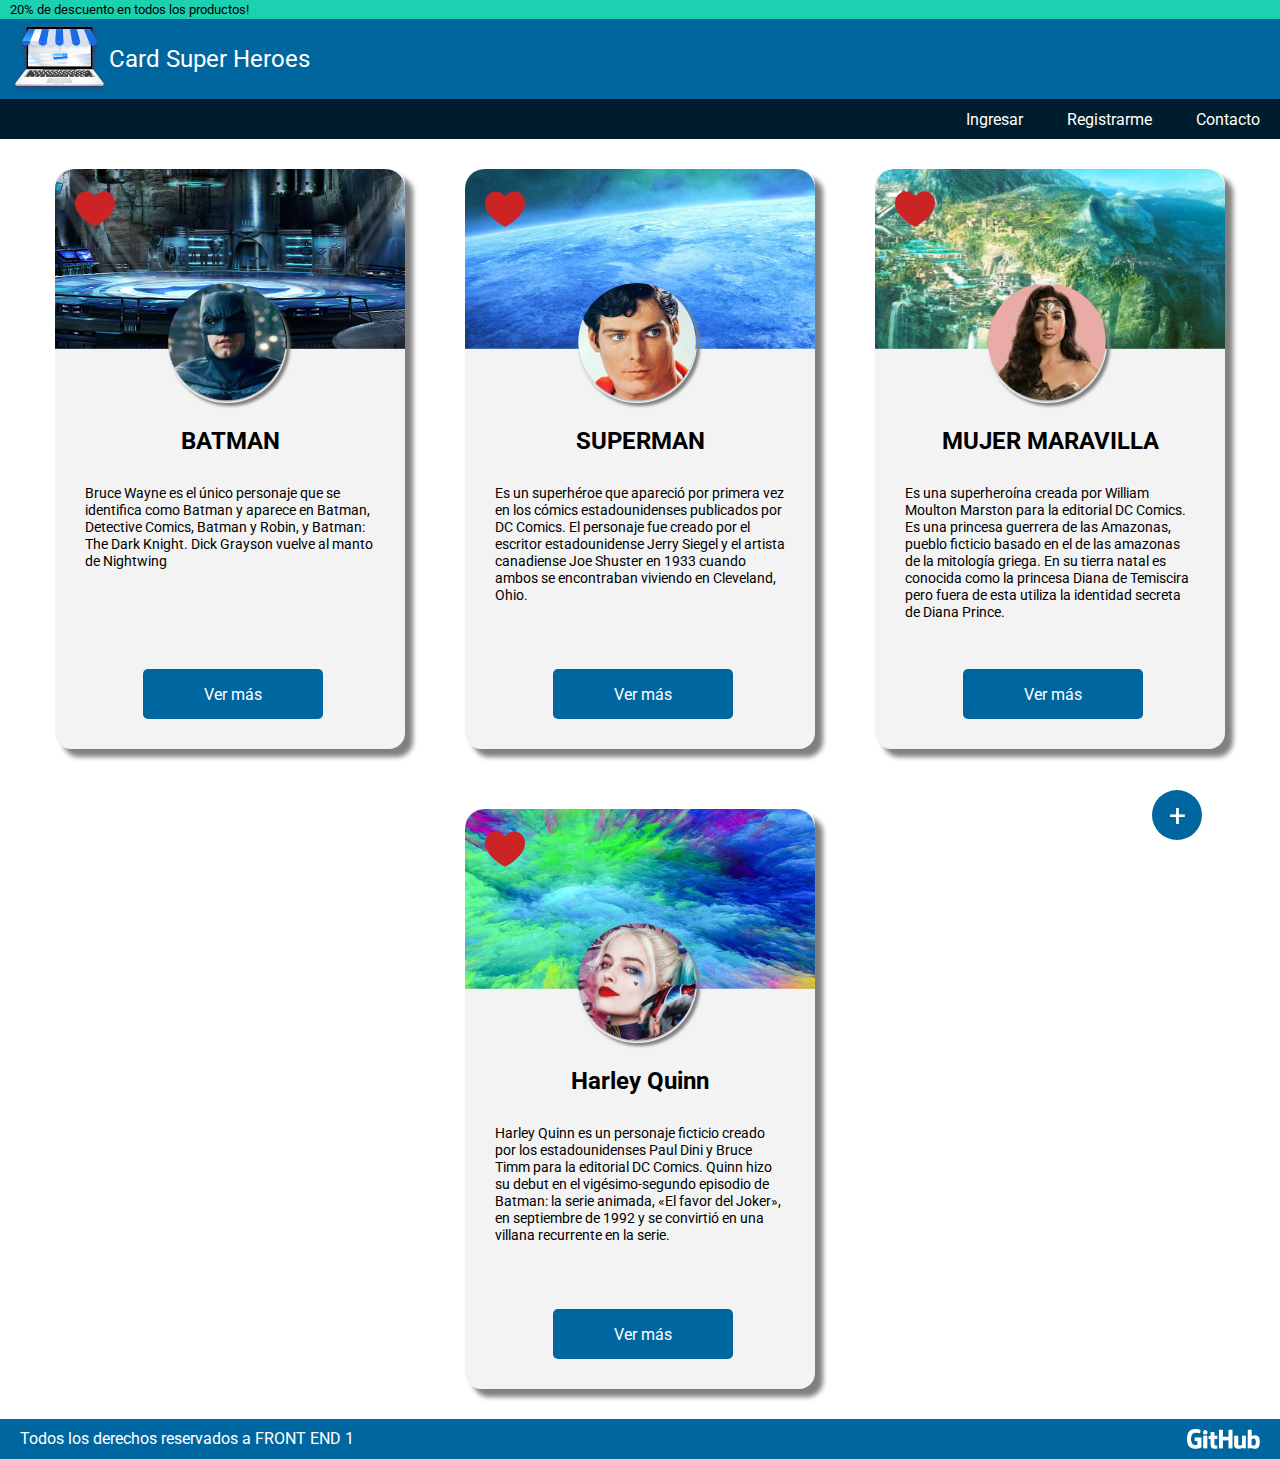
<file: index.html>
<!DOCTYPE html>
<html>
    <head>
        <meta charset="utf-8">
        <meta http-equiv="X-UA-Compatible" content="IE=edge">
        <meta name="viewport" content="width=device-width, initial-scale=1">
        <link rel="stylesheet" href="./css/style.css">
        <style>
            @import url('https://fonts.googleapis.com/css2?family=Roboto&display=swap');
        </style>
        <title>Card DC Comics</title>
    </head>
    <body>
        <header>
                <p class="superior" >20% de descuento en todos los productos!</p>
                <h1 class="Titulo titl-position">Card Super Heroes</h1>
                <nav class="bar-nav">
                    <ul type="none">
                        <li class="opciones"><a href="./login.html">Ingresar</a></li>
                        <li class="opciones"><a href="./register.html">Registrarme</a></li>
                        <li class="opciones"><a href="./contactame.html">Contacto</a></li>
                    </ul>
                </nav>
        </header>
        <button id="add" onclick="location.href='./add.html'">+</button>
        <div class="flex-contain">
                <div class="Card">
                    <img src="./img/cueva.png" class="fondo" alt="fondo">
                    <img src="./img/like.png" class="like" alt="">
                    <img src="./img/batman.png" class="foto" alt="Batman">
                    <h2 class="titl-position">BATMAN</h2>
                    <p class="text">Bruce Wayne es el único personaje que se identifica como Batman y aparece en Batman, Detective Comics, Batman y Robin, y Batman: The Dark Knight. Dick Grayson vuelve al manto de Nightwing</p>
                    <button class="informacion">Ver más</button>
                </div>
                <div class="Card">
                    <img src="./img/tierra.png" class="fondo" alt="fondo">
                    <img src="./img/like.png" class="like" alt="">
                    <img src="./img/superman.png" class="foto" alt="superman">
                    <h2 class="titl-position">SUPERMAN</h2>
                    <p class="text">Es un superhéroe que apareció por primera vez en los cómics estadounidenses publicados por DC Comics. ​
                        El personaje fue creado por el escritor estadounidense Jerry Siegel y el artista canadiense Joe Shuster en 1933 cuando ambos se encontraban viviendo en Cleveland, Ohio.</p>
                    <button class="informacion">Ver más</button>
                </div>
                <div class="Card">
                    <img src="./img/amazonas.png" class="fondo" alt="fondo">
                    <img src="./img/like.png" class="like" alt="">
                    <img src="./img/wonderwoman.png" class="foto" alt="wonderwoman">
                    <h2 class="titl-position">MUJER MARAVILLA</h2>
                    <p class="text">Es una superheroína creada por William Moulton Marston para la editorial DC Comics. Es una princesa guerrera de las Amazonas, pueblo ficticio basado en el de las amazonas de la mitología griega. En su tierra natal es conocida como la princesa Diana de Temiscira pero fuera de esta utiliza la identidad secreta de Diana Prince.</p>
                    <button class="informacion">Ver más</button>
                </div>
                <div class="Card">
                        <img src="./img/colores.png" class="fondo" alt="fondo">
                        <img src="./img/like.png" class="like" alt="like">
                        <img src="./img/queen.png" class="foto" alt="queen">
                    <h2 class="titl-position">Harley Quinn</h2>
                    <p class="text">Harley Quinn es un personaje ficticio creado por los estadounidenses Paul Dini y Bruce Timm para la editorial DC Comics. Quinn hizo su debut en el vigésimo-segundo episodio de Batman: la serie animada, «El favor del Joker», en septiembre de 1992 y se convirtió en una villana recurrente en la serie.</p>
                    <button class="informacion">Ver más</button>
                </div>
        </div>
        <footer>
            <p id="derechos">Todos los derechos reservados a FRONT END 1</p>
            <img  src="./img/github.png" class="github" alt="github">
        </footer>
    </body>
</html>
</file>
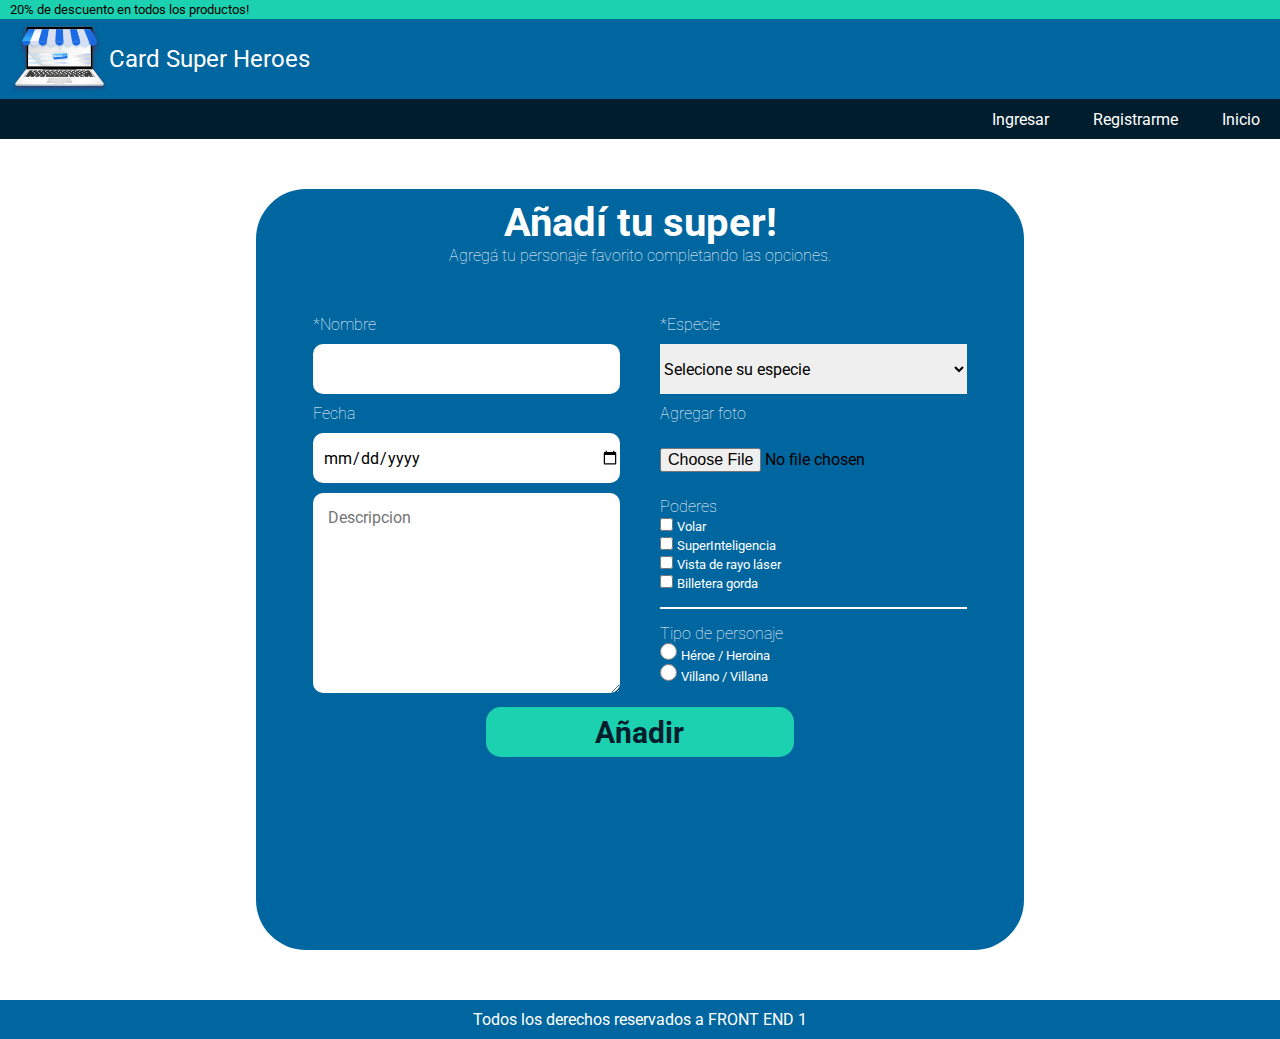
<file: add.html>
<!DOCTYPE html>
<html lang="en">
<head>
    <meta charset="UTF-8">
    <meta http-equiv="X-UA-Compatible" content="IE=edge">
    <meta name="viewport" content="width=device-width, initial-scale=1.0">
    <link rel="stylesheet" href="./css/style.css">
    <style>
        @import url('https://fonts.googleapis.com/css2?family=Roboto:wght@300&display=swap');
        @import url('https://fonts.googleapis.com/css2?family=Roboto&display=swap');
        @import url('https://fonts.googleapis.com/css2?family=Roboto:wght@900&display=swap');
    </style>
    <title>Añadir SuperHeroe</title>
</head>
<body>
    <header>
        <p class="superior" id="">20% de descuento en todos los productos!</p>
        <h1 class="Titulo">Card Super Heroes</h1>
        <nav class="bar-nav">
        <ul type="none">
            <li class="opciones"><a href="./login.html">Ingresar</a></li>
            <li class="opciones"><a href="./register.html">Registrarme</a></li>
            <li class="opciones"><a href="./index.html">Inicio</a></li>
        </ul>
        </nav>
    </header>
    <main class="flex-contain" id="contain-add">
        <section class="cont-add">
            <h2 class="titl-add">Añadí tu super!</h2>
            <p class="deco-text" id="text-center">Agregá tu personaje favorito completando las opciones.</p>
            <form class="add-form">
                <div class="info1">
                    <label for="name" id="" class="deco-text">*Nombre</label>
                    <input type="text" name="name" id="name" class="add">
                    <label for="date" class="deco-text">Fecha</label>
                    <input type="date" name="date" id="date" class="add">
                    <textarea name="Descripcion" id="description" placeholder="Descripcion"></textarea>
                </div>
                <div class="info2">
                    <label for="species" class="deco-text">*Especie</label>
                    <select name="species" id="species">
                        <option value="select" disabled selected hidden>Selecione su especie</option>
                        <option value="Kriptonianos">Kriptonianos</option>
                        <option value="Superhumanos">Superhumanos</option>
                        <option value="Amazonas">Amazonas</option>
                        <option value="Monitors">Monitors</option>
                        <option value="Atlanteanos">Atlanteanos</option>
                    </select>
                    <fieldset>
                        <label for="picture" class="deco-text">Agregar foto</label>
                        <input type="file" name="picture" id="picture" accept=".jpg, .png">
                    </fieldset>
                    <fieldset>
                        <legend class="deco-text margin-text">Poderes</legend>
                        <input type="checkbox" name="Fly" value="Volar">
                        <label for="fly" class="lbl">Volar</label><br>
                        <input type="checkbox" name="intelligence" value="SuperInteligencia">
                        <label for="intelligence" class="lbl">SuperInteligencia</label><br>
                        <input type="checkbox" name="sight" value="Vista de rayo láser">
                        <label for="sight" class="lbl">Vista de rayo láser</label><br>
                        <input type="checkbox" name="rich" value="Billetera gorda">
                        <label for="rich" class="lbl">Billetera gorda</label><br>
                    </fieldset>
                    <hr>
                    <fieldset>
                        <legend class="deco-text">Tipo de personaje</legend>
                        <input type="radio" name="hero" value="Héroe / Heroina" class="check">
                        <label for="hero" class="lbl">Héroe / Heroina</label><br>
                        <input type="radio" name="type" value="Villano / Villana" class="check">
                        <label for="villain" class="lbl">Villano / Villana</label><br>
                    </fieldset>
                </div>
                
            </form>
            <button type="submit" id="btn-inf">Añadir</button>
        </section>
        
    </main>
    <footer id="centrado">
        Todos los derechos reservados a FRONT END 1
    </footer>
</body>
</html>
</file>
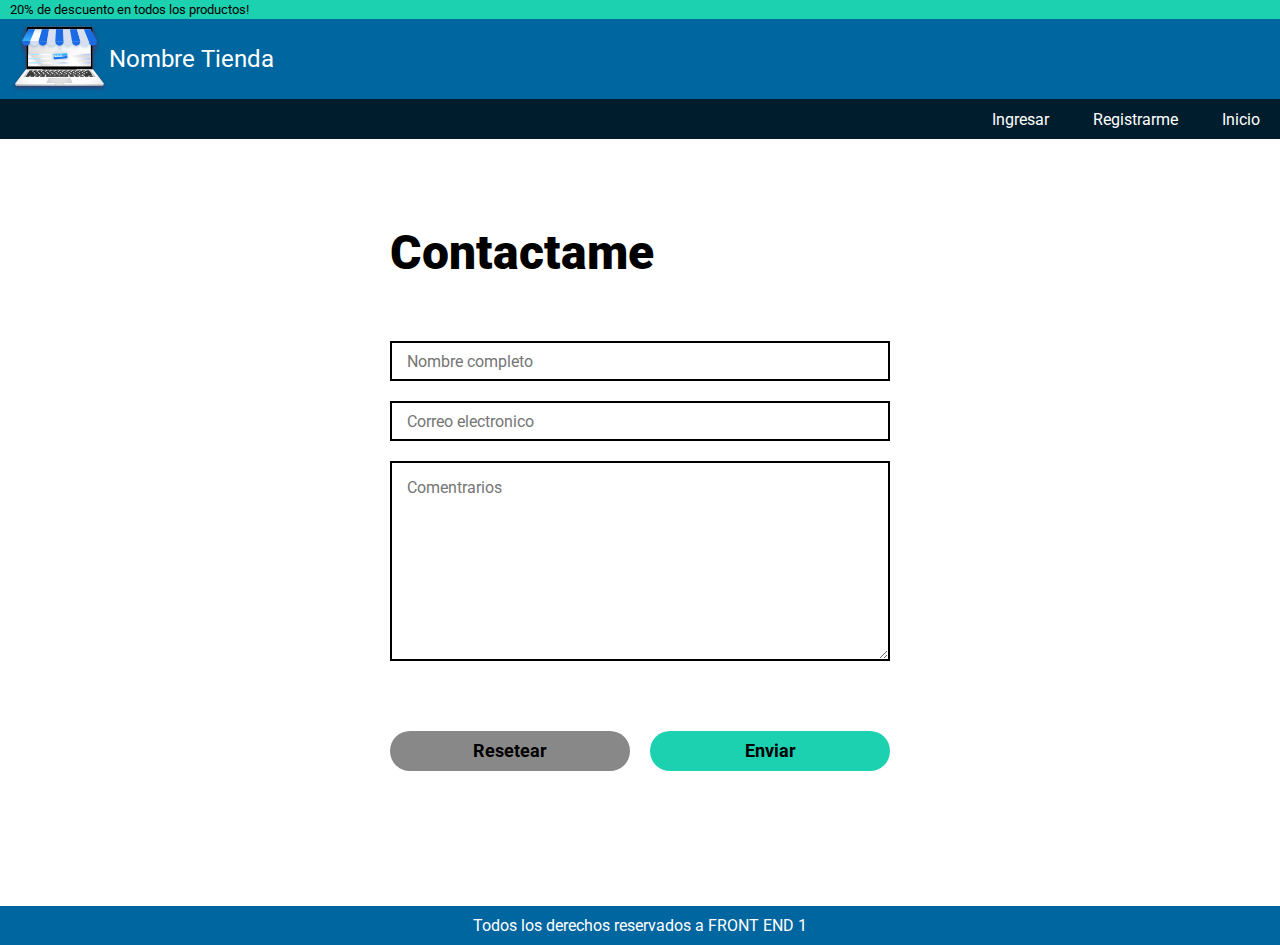
<file: contactame.html>
<!DOCTYPE html>
<html>
    <head>
        <meta charset="utf-8">
        <meta http-equiv="X-UA-Compatible" content="IE=edge">
        <meta name="viewport" content="width=device-width, initial-scale=1.0">
        <link rel="stylesheet" href="./css/style.css">
        <style>
            @import url('https://fonts.googleapis.com/css2?family=Roboto&display=swap');
            @import url('https://fonts.googleapis.com/css2?family=Roboto:wght@900&display=swap');
        </style>
        <title>Contacto</title>
    </head>
    <body>
        <header>            
            <p class="superior">20% de descuento en todos los productos!</p>
            <h1 id="tienda">Nombre Tienda</h1>
            <nav class="bar-nav">
                <ul type="none">
                    <li class="opciones"><a href="./login.html">Ingresar</a></li>
                    <li class="opciones"><a href="./register.html">Registrarme</a></li>
                    <li class="opciones"><a href="./index.html">Inicio</a></li>
                </ul>
            </nav>
        </header>
        <main class="flex-contain">
            <section id="container">
                <h2 class="title-cont titl-position" id="sub-title">Contactame</h2>
                <form action="#" method="POST">
                    <input class="estilo" type="text" name="Nombre" placeholder="Nombre completo" tabindex="1">
                    <input class="estilo" type="email" placeholder="Correo electronico" tabindex="2">
                    <textarea name="comments" id="comment" placeholder="Comentrarios" tabindex="3"></textarea>
                    <section id="botones">
                        <button type="reset" class="acciones contact" id="clean">Resetear</button>
                        <button type="submit" class="acciones contact" id="send">Enviar</button>
                    </section>
                </form>
            </section>
        </main>
        <footer id="centrado">
            Todos los derechos reservados a FRONT END 1
        </footer>
    </body>
</html>
</file>
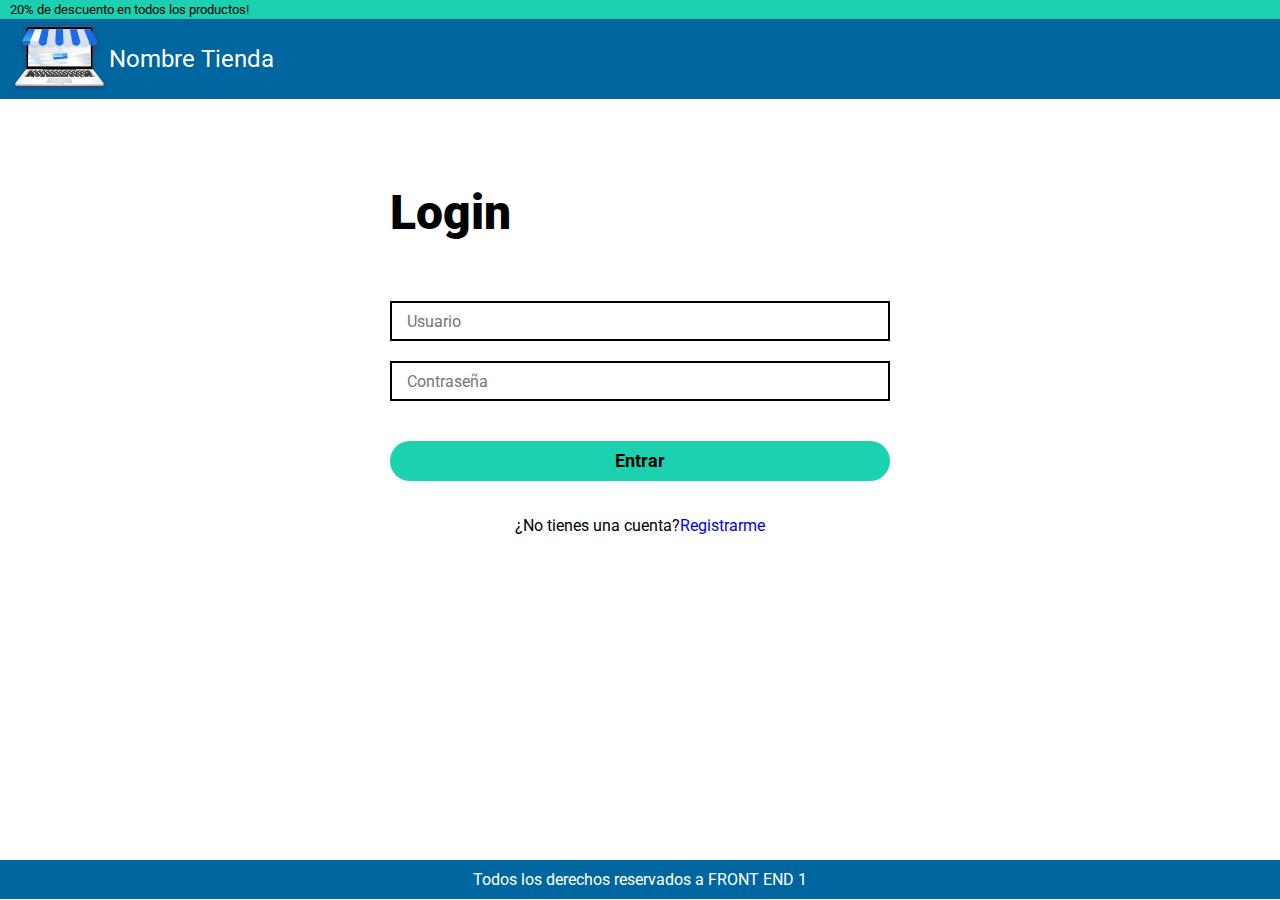
<file: login.html>
<!DOCTYPE html>
<html>
    <head>
        <meta charset="utf-8">
        <meta http-equiv="X-UA-Compatible" content="IE=edge">
        <meta name="viewport" content="width=device-width, initial-scale=1.0">
        <link rel="stylesheet" href="./css/style.css">
        <style>
            @import url('https://fonts.googleapis.com/css2?family=Roboto&display=swap');
            @import url('https://fonts.googleapis.com/css2?family=Roboto:wght@900&display=swap');
        </style>
        <title>Login</title>
    </head>
    <body>
        <header>
            <p class="superior">20% de descuento en todos los productos!</p>
            <h1 id="tienda">Nombre Tienda</h1>
        </header>
        <main class="flex-contain">
            <section id="container">
                <h2 id="sub-title" class="titl-position">Login</h2>
                <form action="#" method="POST">
                    <input class="estilo" type="text" name="usuario" placeholder="Usuario">
                    <input class="estilo" type="password" name="contraseña" placeholder="Contraseña">
                    <button id="ingreso" type="submit">Entrar</button>
                </form>
                <p id="pregunta">¿No tienes una cuenta? <a href="/register.html"> Registrarme</a></p>
            </section>
        </main>
        <footer id="centrado">
            Todos los derechos reservados a FRONT END 1
        </footer>
    </body>
</html>
</file>
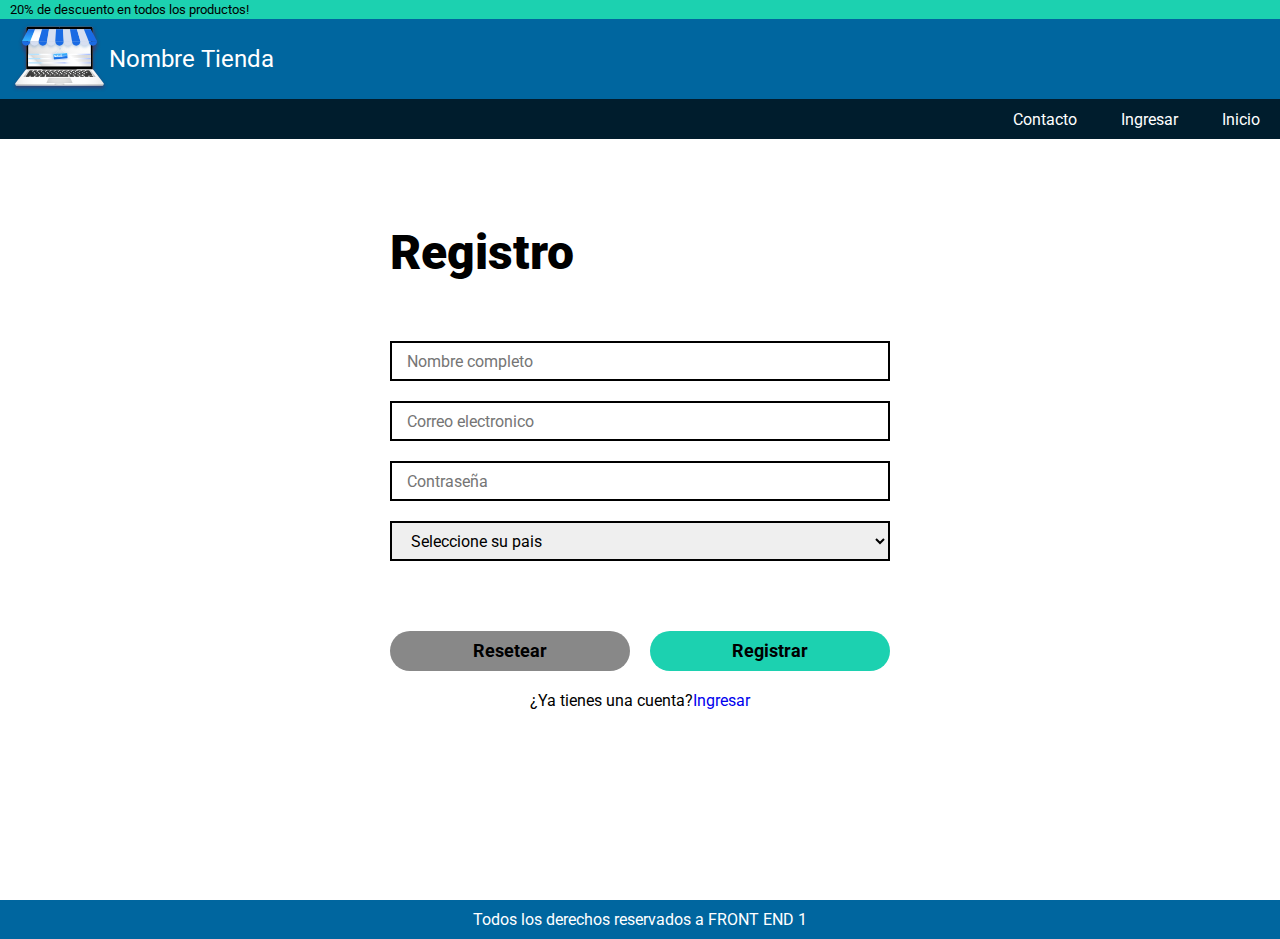
<file: register.html>
<!DOCTYPE html>
<html>
    <head>
        <meta charset="utf-8">
        <meta http-equiv="X-UA-Compatible" content="IE=edge">
        <meta name="viewport" content="width=device-width, initial-scale=1.0">
        <link rel="stylesheet" href="./css/style.css">
        <style>
            @import url('https://fonts.googleapis.com/css2?family=Roboto&display=swap');
            @import url('https://fonts.googleapis.com/css2?family=Roboto:wght@900&display=swap');
        </style>
        <title>Registro</title>
    </head>
    <body>
        <header>
            <p class="superior">20% de descuento en todos los productos!</p>
            <h1 class="Titulo">Nombre Tienda</h1>
            <nav class="bar-nav">
                <ul type="none">
                    <li class="opciones"><a href="./contactame.html">Contacto</a></li>
                    <li class="opciones"><a href="./login.html">Ingresar</a></li>
                    <li class="opciones"><a href="./index.html">Inicio</a></li>
                </ul>
            </nav>
        </header>
        <main class="flex-contain">
            <section id="container">
                <h2 id="sub-title" class="titl-position">Registro</h2>
                <form action="#" method="POST">
                    <input class="estilo" type="text" placeholder="Nombre completo">
                    <input class="estilo" type="email" placeholder="Correo electronico">
                    <input class="estilo" type="password" placeholder="Contraseña">
                    <select name="pais" class="estilo">
                        <option value="Select" disabled selected hidden>Seleccione su pais</option>
                        <option value="Colombia">Colombia</option>
                        <option value="Argentina">Argentina</option>
                        <option value="Brasil">Brasil</option>
                    </select>
                    <section id="botones">
                        <button type="reset" class="acciones" id="clean">Resetear</button>
                        <button type="submit" class="acciones" id="send">Registrar</button>
                    </section>
                </form>
                <p id="pregunta">¿Ya tienes una cuenta? <a href="/login.html"> Ingresar</a></p>
            </section>
        </main>
        <footer id="centrado">
            Todos los derechos reservados a FRONT END 1
        </footer>
    </body>
</html>
</file>
<file: css/style.css>
*{
    margin: 0;
    padding: 0;
    border: 0;
    font-size: 100%;
    font-family: 'Roboto', sans-serif;
    vertical-align: baseline;
    box-sizing: border-box;
}

/*barras superiores*/

/*descuentos*/
.superior{
    background-color: #1CD1B0;
    font-size: 0.8rem;
    padding: 2px 10px;
}

/*Textos*/
a{
    text-decoration: none;
}
li a{
    color: white;
}

h1{
    background-color: #00669F;
    color: white;
    font-weight: normal;
    display: flex;
    align-items: center;
    font-size: 1.5rem;
    padding: 0px;
}
h1:before{
    content: url(../img/logo.svg);
    padding-left: 10px;
}

/*barra de navegacion*/

nav.bar-nav{
    display:flex;
    flex-direction: row;
    justify-content: flex-end;
    align-items: center;
    background-color: #001D2D;
    color: white;
    height: 40px;
}
li.opciones{
    display: inline-block;
    padding: 0px 20px;
}

/*contenedor tarjetas*/

.flex-contain{
    display: flex;
    justify-content: center;
    flex-wrap: wrap;
}

/*tarjetas*/

.Card{
    position: relative;
    height: 580px;
    width: 33%;
    min-width: 300px;
    max-width: 350px;
    background-color: #F3F3F3;
    border-radius: 16px;
    box-shadow: 8px 8px 5px grey;
    margin: 30px;
}

.fondo{
    width: 100%;
    height: 180px;
    border-radius: 20px 20px 0px 0px;
}

.like{
    width: 40px;
    position: absolute;
    left: 20px;
    top: 20px;
}

.foto{
    top: -70px;
    left: 32%;
    position: relative;
    width: 120px;
    border-radius: 50%;
    box-shadow: 3px 3px 3px grey;
}

h2.titl-position{
    position: relative;
    text-align: center;
    top: -50px;
    font-size: 1.5rem;
}
.text{
    position: relative;
    top: -50px;
    font-size: 0.9rem;
    margin: 30px;
}
button.informacion{
    background-color: #00669F ;
    color: white;
    border-radius: 5px;
    width: 180px;
    height: 50px;
    position: absolute;
    bottom: 30px;
    left: 25%;
}

/*contenedor login*/

main.flex-contain{
    min-height: calc(100vh - 138.8px);
}
section#container{
    margin: 15vh 0px;
    width: 50%;
    max-width: 500px;
}

/*añadir*/


#add{
    font-size: 30px;
    height: 50px;
    width: 50px;
    border-radius: 50%;
    color: white;
    background-color:#00669F;
    width: 50px;
    height: 50px;
    position: fixed;
    bottom: 60px;
    left: 90%;
    z-index: 5;
    text-align: center;
}
button#add:active{
    background-color: #001D2D;
}

/*final de pagina cards*/

footer{
    color: white;
    background-color:#00669F;
    font-family:'Roboto', sans-serif;
    font-size: 1rem;
    padding: 10px 20px 10px 20px;
    display: flex;
    justify-content: space-between;
    align-content: center;
}

/* contenido forms*/

/*titulo*/

h2#sub-title{
    font-weight:900;
    font-size: 3rem;
    text-align: left;
}

/*forms*/ 
form{
    display: flex;
    flex-direction: column;
    justify-content: space-between;
}
input.estilo, select.estilo{
    width: 100%;
    height: 40px;
    padding-left: 15px;
    margin: 10px 0px;
    border: black solid 2px;
}
button#ingreso{
    width: 100%;
    height: 40px;
    margin: 30px 0px 15px 0px;
    font-size: 1.1rem;
    font-weight: bold;
    background-color: #1CD1B0;
    border-radius: 20px;
}
#pregunta{
    margin-top: 20px;
    display: flex;
    justify-content: center;
    flex-wrap: wrap;
}
/*botones registro y contacto*/
section#botones{
    display: inline-block;
    flex-wrap: wrap;
    margin-top: 50px;
}
button.acciones{
    width:48%;
    min-width: 150px;
    height: 40px;
    font-size: 1.1rem;
    font-weight: bold;
    border-radius: 20px;
    margin-top: 10px;

}
button#send{
    margin-left: 8px;
    background-color: #1CD1B0;
}
button#clean{
    margin-right: 8px;
    background-color: #888888;
}


/*contactame*/
#comment{
    height: 200px;
    padding: 15px;
    margin: 10px 0px;
    border: black solid 2px;
}

/*footers*/
footer#centrado{
    display: flex;
    justify-content: center;
    align-content: center;
}

.github{
    height: 20px;
}

/*Añadir Superheroe*/

/*contenedor*/
main#contain-add{
    min-height: calc(100vh - 138.8px);
    margin:50px 0px;
}

/*titulo*/
h2.titl-add{
    color: white;
    font-weight: bold;
    font-size: 2.5rem;
    text-align: center;
    margin-top: 10px;
}
.deco-text{
    font-weight: lighter;
    font-size: 1rem;
    color: white;
}
.cont-add{
    background-color: #00669F;
    border-radius: 50px;
    width: 60%;
    min-width: 300px;
}
label.lbl{
    font-size: 13px;
}
.check{
    width: 17px;
    height: 17px;
}
input.add{
    margin: 10px 0px;
    border-radius: 10px;
    width: 100%;
    min-width: 90px;
    height: 50px;
    padding-left: 10px;
}
textarea#description{
    height: 200px;
    width: 100%;
    border-radius: 10px;
    padding: 15px;
}
div.info1, div.info2{
    width: 40%;
    margin: 20px 20px;
}
label{
    color: white;
}
form.add-form{
    margin-top: 30px;
    display: flex;
    flex-direction: row;
    flex-wrap: wrap;
    justify-content: center;
}
hr{
    height: 2px;
    background-color: white;
    margin: 15px 0px;
}
#species{
    margin: 10px 0px;
    width: 100%;
    height: 50px;
}
input[type="file"]#picture{
    margin: 25px 0px;
    width: 100%;
    display: flex;
}
#text-center{
    text-align: center;
}
button#btn-inf{
    font-weight: bold;
    font-size: 30px;
    width: 40%;
    height: 50px;
    position: relative;
    left: 30%;
    bottom: 10px;
    background-color: #1CD1B0;
    color: #001D2D;
    border-radius: 15px;
}
button#btn-inf:active{
    background-color: #001D2D;
    color: #1CD1B0;
    
}



@media (max-width:426px){
    h2#sub-title{
        font-size: 2rem;
    }
    #add{
        width: 50px;
        height: 50px;
        position: fixed;
        bottom: 80px;
        left: 80%;
        z-index: 5;
    }
    .github{
        display: none;
    }
    footer{
        display: flex;
        justify-content: center;
    }

}

@media (max-width:997px){
    section#botones{
        display: flex;
        justify-content: center;
    }
    button#registrar, button#limpiar{
        margin-left: 0px;
        margin-right: 0px;
    }
}
</file>
